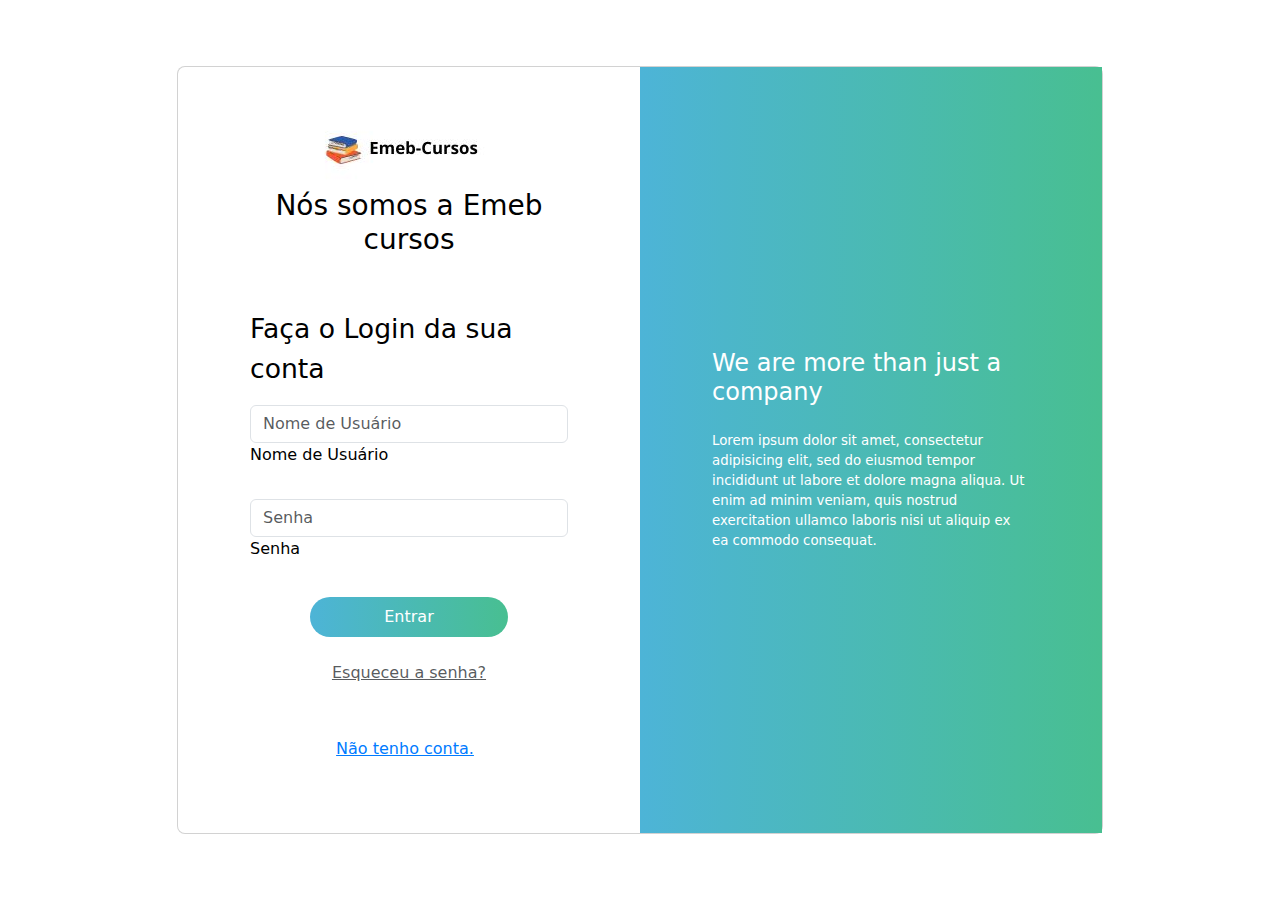
<file: pages/login.pages/login.html>
<!DOCTYPE html>
<html lang="pt-br">
  <head>
    <meta charset="utf-8" />
    <meta name="viewport" content="width=device-width, initial-scale=1" />
    <title>Emeb Cursos</title>
    <link
      href="https://cdn.jsdelivr.net/npm/bootstrap@5.3.3/dist/css/bootstrap.min.css"
      rel="stylesheet"
      integrity="sha384-QWTKZyjpPEjISv5WaRU9OFeRpok6YctnYmDr5pNlyT2bRjXh0JMhjY6hW+ALEwIH"
      crossorigin="anonymous"
    />
    <link rel="stylesheet" href="../../index.css" />
    <link rel="stylesheet" href="login.css" />
  </head>
  <body>
    <section class="h-100 gradient-form" style="background-color: #FFFF">
      <div class="container py-5 h-100">
        <div class="row d-flex justify-content-center align-items-center h-100">
          <div class="col-xl-10">
            <div class="card rounded-3 text-black">
              <div class="row g-0">
                <div class="col-lg-6">
                  <div class="card-body p-md-5 mx-md-4">
                    <div class="text-center">
                      <a href="/">
                        <img
                          class="imgLogo"
                          src="../../assets/img/Inserir um título.jpg"
                          alt="logo da emeb cursos"
                        />
                      </a>
                      <h3 class="mt-1 mb-5 pb-1">Nós somos a Emeb cursos</h3>
                    </div>

                    <form id="form">
                      <p>Faça o Login da sua conta</p>

                      <div data-mdb-input-init class="form-outline mb-4">
                        <input
                          type="email"
                          id="form2Example11"
                          class="form-control"
                          placeholder="Nome de Usuário"
                        />
                        <label class="form-label" for="form2Example11"
                          >Nome de Usuário</label
                        >
                      </div>

                      <div data-mdb-input-init class="form-outline mb-4">
                        <input
                          type="password"
                          id="form2Example22"
                          class="form-control"
                          
                          placeholder="Senha"
                        />
                        <label class="form-label" for="form2Example22"
                          >Senha</label
                        >
                      </div>

                      <div class="d-flex flex-column align-items-center justify-content-center text-center gap-4 pt-1 mb-5 pb-1">
                        <button
                          data-mdb-button-init
                          data-mdb-ripple-init
                          class=" btnSimples  gradient-custom-2 "
                          type="submit"
                        >
                          Entrar
                        </button>
                        <a class="text-muted" href="#!">Esqueceu a senha?</a>
                      </div>

                      <div
                        class="d-flex align-items-center justify-content-center pb-4"
                      >
                        <a class="mb-0 me-2" href="/pages/register.pages/register.html">Não tenho conta.</a>
                       
                      </div>
                    </form>
                  </div>
                </div>
                <div
                  class="col-lg-6 d-flex align-items-center gradient-custom-2"
                >
                  <div class="text-white px-3 py-4 p-md-5 mx-md-4">
                    <h4 class="mb-4">We are more than just a company</h4>
                    <p class="small mb-0" style="font-size: 10pt;">
                      Lorem ipsum dolor sit amet, consectetur adipisicing elit,
                      sed do eiusmod tempor incididunt ut labore et dolore magna
                      aliqua. Ut enim ad minim veniam, quis nostrud exercitation
                      ullamco laboris nisi ut aliquip ex ea commodo consequat.
                    </p>
                  </div>
                </div>
              </div>
            </div>
          </div>
        </div>
      </div>
    </section>

    <script
      src="https://cdn.jsdelivr.net/npm/bootstrap@5.3.3/dist/js/bootstrap.bundle.min.js"
      integrity="sha384-YvpcrYf0tY3lHB60NNkmXc5s9fDVZLESaAA55NDzOxhy9GkcIdslK1eN7N6jIeHz"
      crossorigin="anonymous"
    ></script>
  </body>
</html>
</file>
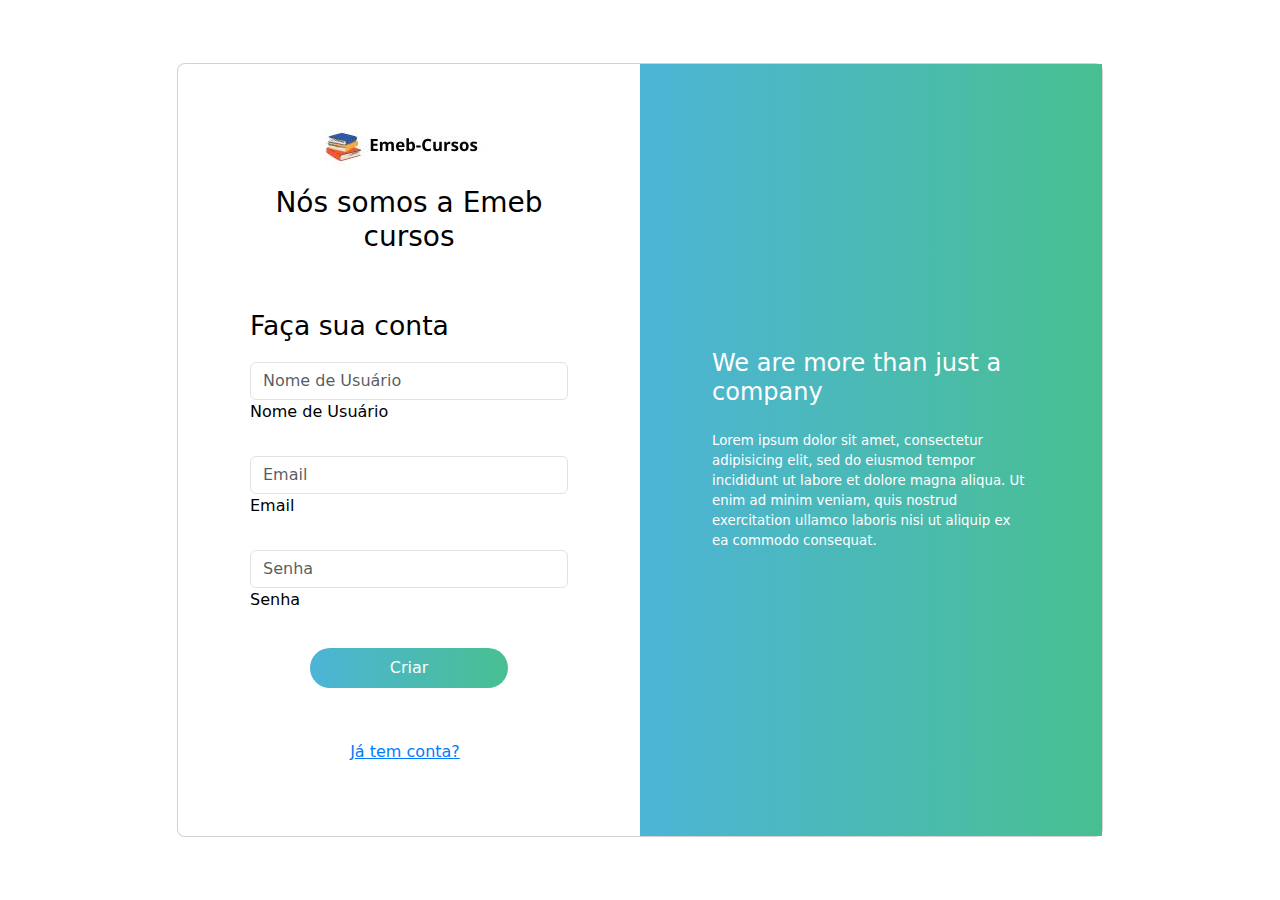
<file: pages/register.pages/register.html>
<!DOCTYPE html>
<html lang="pt-br">
  <head>
    <meta charset="utf-8" />
    <meta name="viewport" content="width=device-width, initial-scale=1" />
    <title>Emeb Cursos</title>
    <link
      href="https://cdn.jsdelivr.net/npm/bootstrap@5.3.3/dist/css/bootstrap.min.css"
      rel="stylesheet"
      integrity="sha384-QWTKZyjpPEjISv5WaRU9OFeRpok6YctnYmDr5pNlyT2bRjXh0JMhjY6hW+ALEwIH"
      crossorigin="anonymous"
    />
    <link rel="stylesheet" href="../../index.css" />
    <link rel="stylesheet" href="register.css" />
  </head>
  <body>
    <section class="h-100 gradient-form" style="background-color: #FFFF">
      <div class="container py-5 h-100">
        <div class="row d-flex justify-content-center align-items-center h-100">
          <div class="col-xl-10">
            <div class="card rounded-3 text-black">
              <div class="row g-0">
                <div class="col-lg-6">
                  <div class="card-body p-md-5 mx-md-4">
                    <div class="text-center">
                      <a href="/">
                        <img
                          class="imgLogo"
                          src="../../assets/img/Inserir um título.jpg"
                          alt="logo da emeb cursos"
                        />
                      </a>
                      <h3 class="mt-1 mb-5 pb-1">Nós somos a Emeb cursos</h3>
                    </div>

                    <form id="form"  method="post">
                      <p>Faça sua conta</p>

                      <div data-mdb-input-init class="form-outline mb-4">
                        <input
                          type="text"
                          id="nomeClienteId"
                          name="nomeCliente"
                          class="form-control"
                          placeholder="Nome de Usuário "
                        />
                        <label class="form-label" for="form2Example11"
                          >Nome de Usuário</label
                        >
                      </div>
                      <div data-mdb-input-init class="form-outline mb-4">
                        <input
                          type="email"
                          id="emailClienteId"
                          name="emailCliente"
                          class="form-control"
                          placeholder="Email "
                        />
                        <label class="form-label" for="form2Example11"
                          >Email</label
                        >
                      </div>

                      <div data-mdb-input-init class="form-outline mb-4">
                        <input
                          type="password"
                          id="senhaClienteId"
                          name="senhaCliente"
                          class="form-control"
                          
                          placeholder="Senha"
                        />
                        <label class="form-label" for="form2Example22"
                          >Senha</label
                        >
                      </div>

                      <div class="d-flex flex-column align-items-center justify-content-center text-center gap-4 pt-1 mb-5 pb-1">
                        <button
                          data-mdb-button-init
                          data-mdb-ripple-init
                          class=" btnSimples  gradient-custom-2 "
                          type="submit"
                        >
                          Criar
                        </button>
                        </div>

                      <div
                        class="d-flex align-items-center justify-content-center pb-4"
                      >
                        <a class="mb-0 me-2" href="/pages/login.pages/login.html">Já tem conta?</a>
                       
                      </div>
                    </form>
                  </div>
                </div>
                <div
                  class="col-lg-6 d-flex align-items-center gradient-custom-2"
                >
                  <div class="text-white px-3 py-4 p-md-5 mx-md-4">
                    <h4 class="mb-4">We are more than just a company</h4>
                    <p class="small mb-0" style="font-size: 10pt;">
                      Lorem ipsum dolor sit amet, consectetur adipisicing elit,
                      sed do eiusmod tempor incididunt ut labore et dolore magna
                      aliqua. Ut enim ad minim veniam, quis nostrud exercitation
                      ullamco laboris nisi ut aliquip ex ea commodo consequat.
                    </p>
                  </div>
                </div>
              </div>
            </div>
          </div>
        </div>
      </div>
    </section>

    <script
      src="https://cdn.jsdelivr.net/npm/bootstrap@5.3.3/dist/js/bootstrap.bundle.min.js"
      integrity="sha384-YvpcrYf0tY3lHB60NNkmXc5s9fDVZLESaAA55NDzOxhy9GkcIdslK1eN7N6jIeHz"
      crossorigin="anonymous"
    ></script>
    <script src="register.js"></script>
  </body>
</html>
</file>
<file: index.css>
:root {
  --color-cornflower: #95D8EB;
  --color-maximum-blue: #4DB4D7;
  --color-ocean-boat-blue: #0076BE;
  --color-ocean-green: #48BF91;
  --color-ocean-green-dark: #348667;
  --color-middle-blue-green: #8BD9C7;
}

* {
  padding: 0px;
  margin: 0px;

}



p {
  font-size: 20pt;
}

.line {
  height: 2px;
  width: 100%;
  background-color: rgb(224, 224, 224);
}

li {
  list-style: none;
}

.liNavbar {
  display: flex;
  align-items: center;
  justify-content: center;
  margin: 0px;
}

.btnSimples {
  width: 198px;
  height: 40px;
  background-color: var(--color-ocean-green);
  color: white;
  border: none;
  border-radius: 20px;
  transition: 0.5s;
}
.btnSimples:hover{
  background-color: var(--color-ocean-green-dark);
}

.btnSemFundo {
  width: 75px;
  height: 40px;
  background-color: white;
  color: var(--color-ocean-green);
  border: 1px, solid, var(--color-ocean-green);
  border-radius: 20px;
}

.btnSemFundo:hover{
  background-color: var(--color-ocean-green);
  color: white;
}

.sectionHeaderDesc {
  font-size: 16pt;
  background-color: transparent;
  background-image: linear-gradient(to right, var(--color-maximum-blue), var(--color-ocean-green));
}

.txtChamativo {
  font-size: 7rem;
  font-weight: 600;

}

.sectionHero {
  display: flex;
  flex-wrap: wrap;
  gap: 20px;
  align-items: center;
  justify-content: space-evenly;
  padding: 60px;
  width: 100%;
  background-color: white;

}

.vendasSection {
  width: 100%;
}

.vendasSection>div>h1 {
  font-size: 60pt;
  font-weight: 700;
}

.vendasSection>div {
  display: flex;
  flex-direction: column;
  justify-content: center;
  align-items: center;
}

.divCarroseu>li {
  transition: all 1s ease;
}

.divCarroseu {
  background-color: white;
  border: 1px solid, rgb(223, 223, 223);
  padding: 40px;
}

.carroselScroll::-webkit-scrollbar {
  width: 12px;
}

.carroselScroll::-webkit-scrollbar-track {
  border-radius: 8px;
  background-color: white;
  border: 1px solid white;
  box-shadow: inset 0 0 6px rgb(199, 199, 199);
  
}

.carroselScroll::-webkit-scrollbar-thumb {
  border-radius: 8px;
  background-color: rgba(33, 37, 41, 0.918);
}

.divCarroseu>p {
  font-size: 1.2em;
}

.course-card-image>img {
  min-width: 400px;
  height: 200px;
  border: 1px solid rgb(241, 241, 241);
  
}

.course-card-title {
  margin-bottom: 10px;
}

.course-card-title h3 {
  font-size: 18px;
  margin: 0;
}

.course-card-title a {
  color: #333;
  text-decoration: none;
  
}

.course-card-title a:hover {
  text-decoration: underline;
}

.course-card-instructor {
  margin-bottom: 10px;
  color: #666;
}

.course-card-ratings {
  margin-bottom: 10px;
  color: #666;
}

.course-card-price {
  font-weight: bold;
  color: #333;
}

.star-rating {
  font-weight: normal;
}

/* Estilo para o link */
a {
  color: #007bff;
}

a:hover {
  text-decoration: underline;
}

.fixed-header {
  position: fixed;
  top: 0;
  left: 0;
  width: 100%;
  background-color: #fff;
  z-index: 1000;
  box-shadow: 0 2px 4px rgba(0, 0, 0, 0.1);
}

section>#myList>li{
  width: auto;
}
section>#myList>li>a{
  font-size: 0.9rem;
  text-wrap: nowrap;
}
.instrutorTxt{
  font-size: 1.5rem;
}
.sectionBlack>div{
  height: 600px;
}
.ulBlack>div>p{
  font-size: 14pt;
}








@media only screen and (max-width: 1000px) {
  .imgLogo {
    display: none;
  }
  .divCarroseu{
    display: flex;
    flex-direction: column;
    justify-content: center;
    align-items: center;
  }
  .divCarroseu>p{
    max-width: 100% !important;
  }
  .txtChamativo {
    font-size: 3rem;
    font-weight: 600;
  
  }
  
}

@media only screen and (min-width: 767.98px) {
 
  .liNavbar{
    padding: 0px !important;
   }
   
}
</file>
<file: pages/login.pages/login.css>
.gradient-custom-2 {
    /* fallback for old browsers */
    background: #fccb90;
    
    /* Chrome 10-25, Safari 5.1-6 */
    background: -webkit-linear-gradient(to right, var(--color-maximum-blue), var(--color-ocean-green));
    
    /* W3C, IE 10+/ Edge, Firefox 16+, Chrome 26+, Opera 12+, Safari 7+ */
    background: linear-gradient(to right, var(--color-maximum-blue), var(--color-ocean-green));
    }
    
    @media (min-width: 768px) {
    .gradient-form {
    height: 100vh !important;
    }
    }
</file>
<file: pages/register.pages/register.css>
.gradient-custom-2 {
    /* fallback for old browsers */
    background: #fccb90;
    
    /* Chrome 10-25, Safari 5.1-6 */
    background: -webkit-linear-gradient(to right, var(--color-maximum-blue), var(--color-ocean-green));
    
    /* W3C, IE 10+/ Edge, Firefox 16+, Chrome 26+, Opera 12+, Safari 7+ */
    background: linear-gradient(to right, var(--color-maximum-blue), var(--color-ocean-green));
    }
    
    @media (min-width: 768px) {
    .gradient-form {
    height: 100vh !important;
    }
    }
</file>
